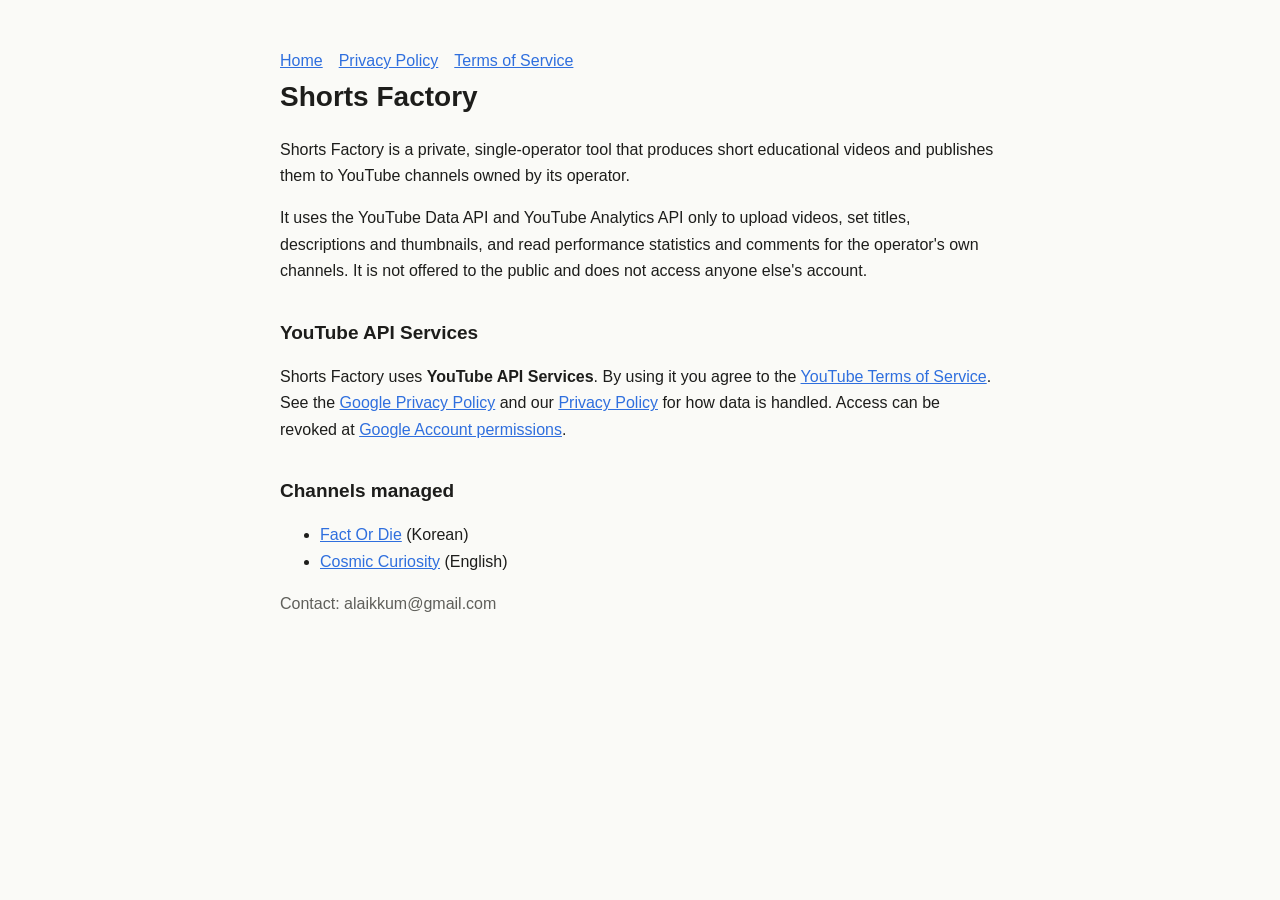
<file: index.html>
<!doctype html><html lang="en"><head><meta charset="utf-8"><meta name="viewport" content="width=device-width,initial-scale=1">
<title>Shorts Factory</title><link rel="stylesheet" href="style.css"></head><body><main>
<nav><a href="index.html">Home</a><a href="privacy.html">Privacy Policy</a><a href="terms.html">Terms of Service</a></nav>
<h1>Shorts Factory</h1>
<p>Shorts Factory is a private, single-operator tool that produces short educational videos and publishes them to YouTube channels owned by its operator.</p>
<p>It uses the YouTube Data API and YouTube Analytics API only to upload videos, set titles, descriptions and thumbnails, and read performance statistics and comments for the operator's own channels. It is not offered to the public and does not access anyone else's account.</p>
<h2>YouTube API Services</h2>
<p>Shorts Factory uses <strong>YouTube API Services</strong>. By using it you agree to the <a href="https://www.youtube.com/t/terms">YouTube Terms of Service</a>. See the <a href="https://policies.google.com/privacy">Google Privacy Policy</a> and our <a href="privacy.html">Privacy Policy</a> for how data is handled. Access can be revoked at <a href="https://myaccount.google.com/permissions">Google Account permissions</a>.</p>
<h2>Channels managed</h2>
<ul><li><a href="https://www.youtube.com/@youtubefod">Fact Or Die</a> (Korean)</li><li><a href="https://www.youtube.com/channel/UCi7KGoCpJ7hevMLg-vWUsAw">Cosmic Curiosity</a> (English)</li></ul>
<p class="muted">Contact: alaikkum@gmail.com</p>
</main></body></html>
</file>
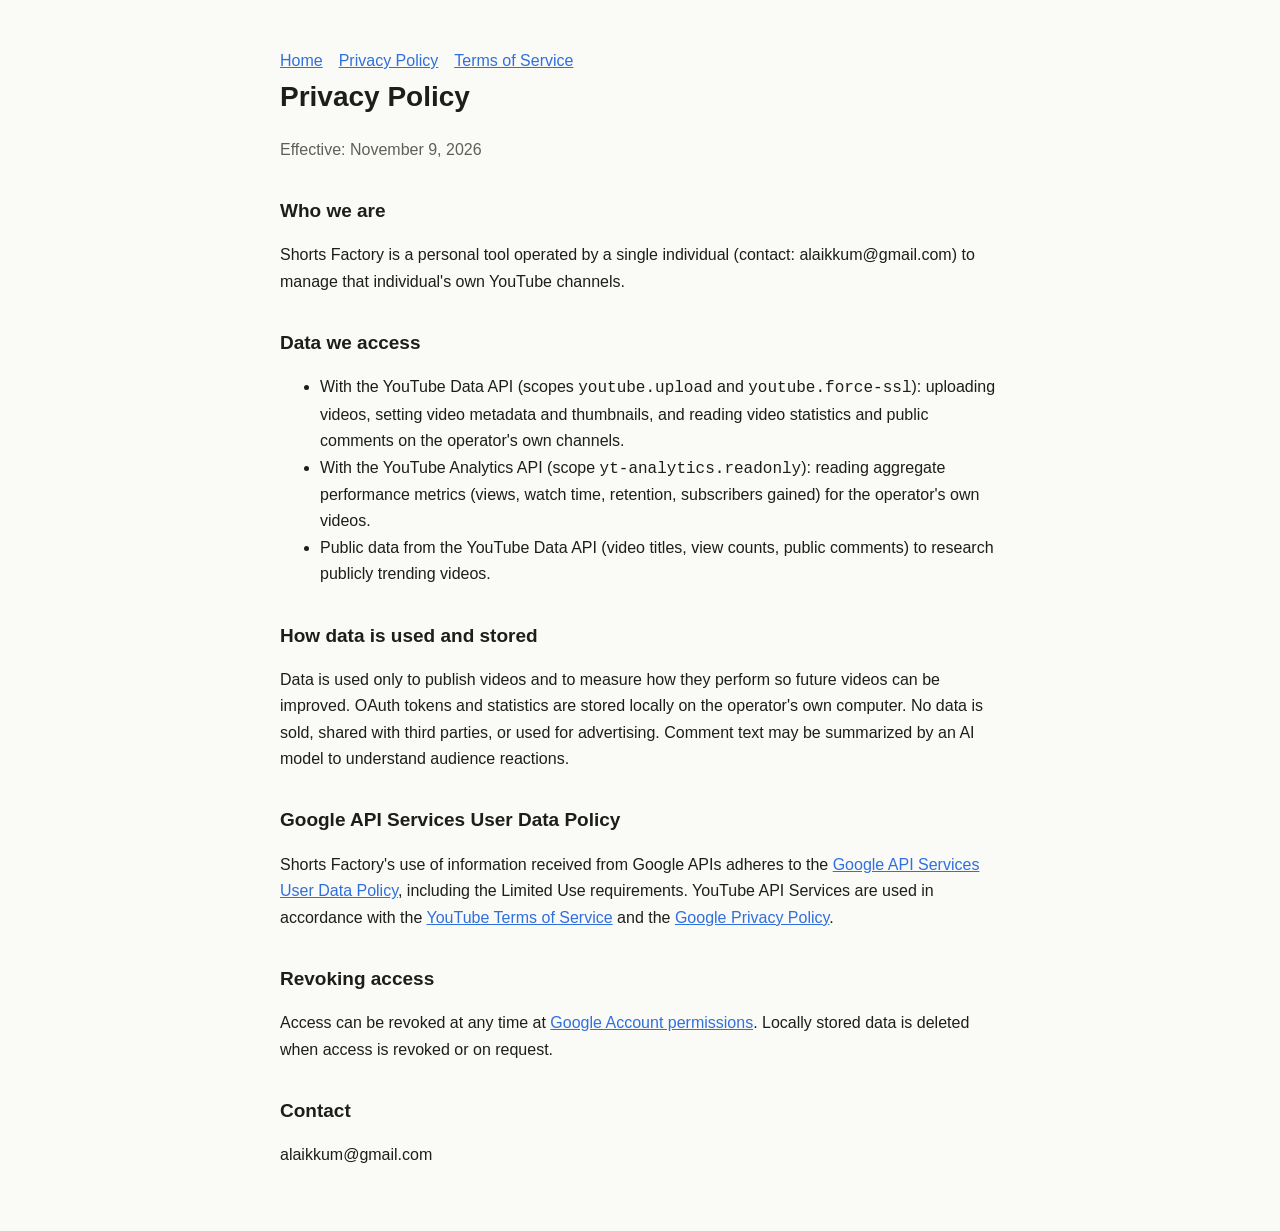
<file: privacy.html>
<!doctype html><html lang="en"><head><meta charset="utf-8"><meta name="viewport" content="width=device-width,initial-scale=1">
<title>Privacy Policy · Shorts Factory</title><link rel="stylesheet" href="style.css"></head><body><main>
<nav><a href="index.html">Home</a><a href="privacy.html">Privacy Policy</a><a href="terms.html">Terms of Service</a></nav>
<h1>Privacy Policy</h1><p class="muted">Effective: November 9, 2026</p>
<h2>Who we are</h2><p>Shorts Factory is a personal tool operated by a single individual (contact: alaikkum@gmail.com) to manage that individual's own YouTube channels.</p>
<h2>Data we access</h2><ul>
<li>With the YouTube Data API (scopes <code>youtube.upload</code> and <code>youtube.force-ssl</code>): uploading videos, setting video metadata and thumbnails, and reading video statistics and public comments on the operator's own channels.</li>
<li>With the YouTube Analytics API (scope <code>yt-analytics.readonly</code>): reading aggregate performance metrics (views, watch time, retention, subscribers gained) for the operator's own videos.</li>
<li>Public data from the YouTube Data API (video titles, view counts, public comments) to research publicly trending videos.</li></ul>
<h2>How data is used and stored</h2><p>Data is used only to publish videos and to measure how they perform so future videos can be improved. OAuth tokens and statistics are stored locally on the operator's own computer. No data is sold, shared with third parties, or used for advertising. Comment text may be summarized by an AI model to understand audience reactions.</p>
<h2>Google API Services User Data Policy</h2><p>Shorts Factory's use of information received from Google APIs adheres to the <a href="https://developers.google.com/terms/api-services-user-data-policy">Google API Services User Data Policy</a>, including the Limited Use requirements. YouTube API Services are used in accordance with the <a href="https://www.youtube.com/t/terms">YouTube Terms of Service</a> and the <a href="https://policies.google.com/privacy">Google Privacy Policy</a>.</p>
<h2>Revoking access</h2><p>Access can be revoked at any time at <a href="https://myaccount.google.com/permissions">Google Account permissions</a>. Locally stored data is deleted when access is revoked or on request.</p>
<h2>Contact</h2><p>alaikkum@gmail.com</p>
</main></body></html>
</file>
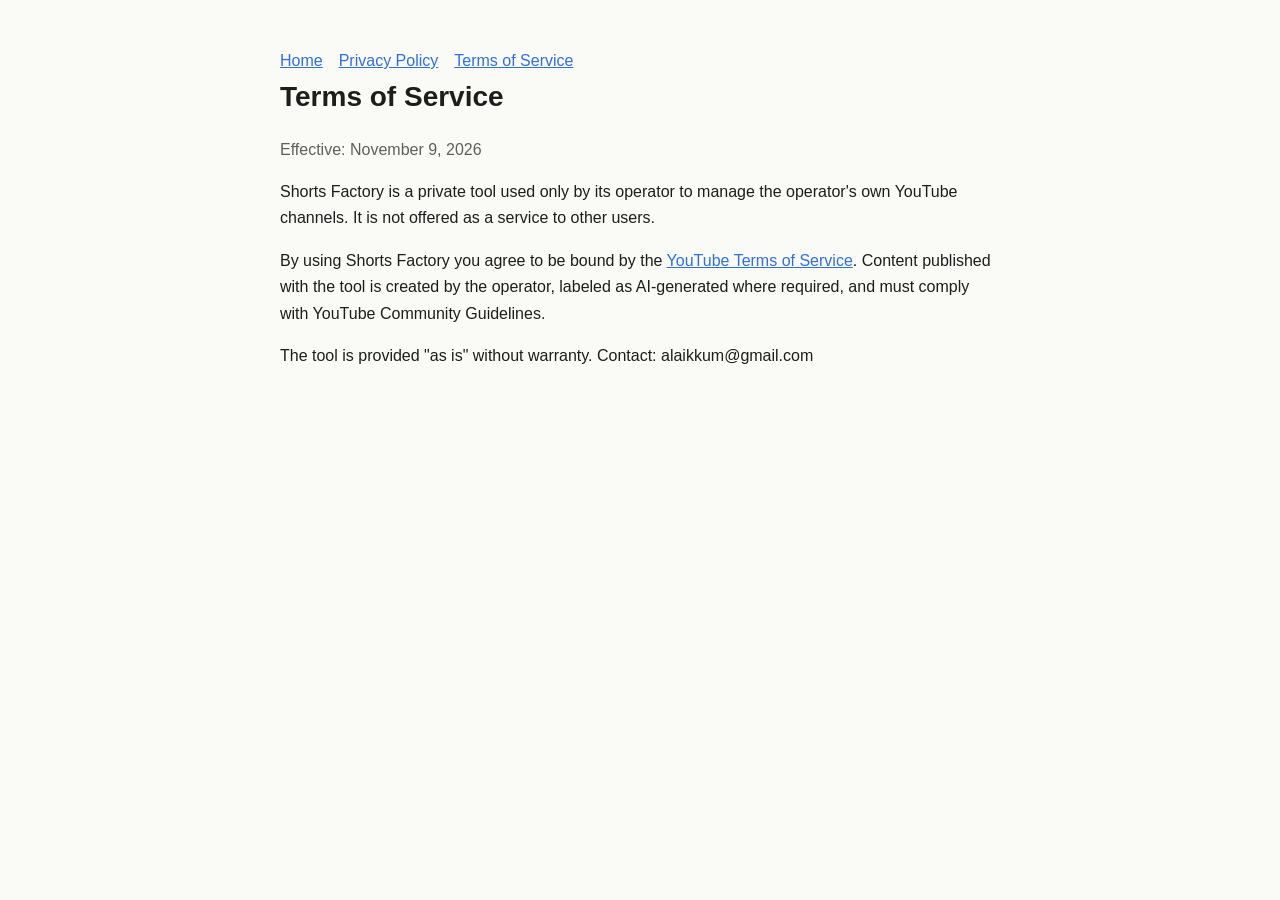
<file: terms.html>
<!doctype html><html lang="en"><head><meta charset="utf-8"><meta name="viewport" content="width=device-width,initial-scale=1">
<title>Terms of Service · Shorts Factory</title><link rel="stylesheet" href="style.css"></head><body><main>
<nav><a href="index.html">Home</a><a href="privacy.html">Privacy Policy</a><a href="terms.html">Terms of Service</a></nav>
<h1>Terms of Service</h1><p class="muted">Effective: November 9, 2026</p>
<p>Shorts Factory is a private tool used only by its operator to manage the operator's own YouTube channels. It is not offered as a service to other users.</p>
<p>By using Shorts Factory you agree to be bound by the <a href="https://www.youtube.com/t/terms">YouTube Terms of Service</a>. Content published with the tool is created by the operator, labeled as AI-generated where required, and must comply with YouTube Community Guidelines.</p>
<p>The tool is provided "as is" without warranty. Contact: alaikkum@gmail.com</p>
</main></body></html>
</file>
<file: style.css>
:root{--bg:#fafaf7;--fg:#1d1d1b;--muted:#5f5f5a;--accent:#2f6fde}
@media (prefers-color-scheme:dark){:root{--bg:#141413;--fg:#ecebe6;--muted:#a3a29b;--accent:#7aa7ff}}
body{margin:0;background:var(--bg);color:var(--fg);font:16px/1.65 -apple-system,BlinkMacSystemFont,"Apple SD Gothic Neo",sans-serif}
main{max-width:720px;margin:0 auto;padding:48px 16px}
h1{font-size:28px;margin:0 0 8px}h2{font-size:19px;margin-top:32px}
p,li{color:var(--fg)}small,.muted{color:var(--muted)}a{color:var(--accent)}
nav a{margin-right:16px}
</file>
